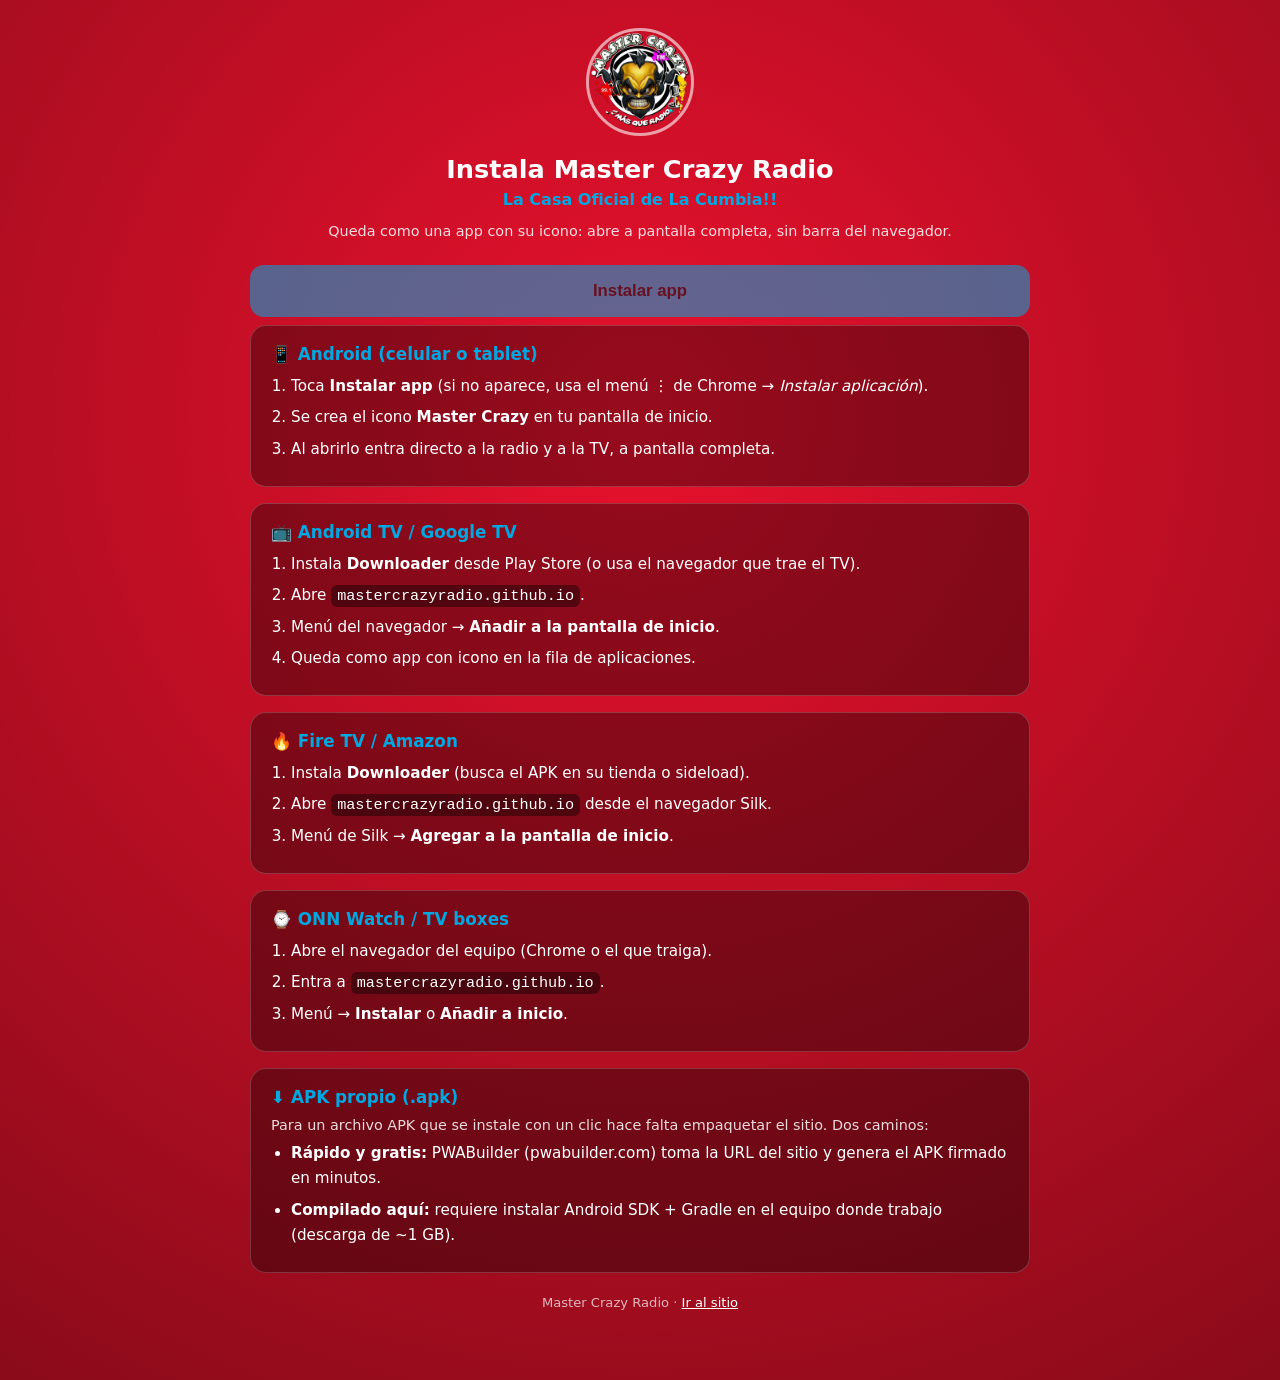
<file: instalar.html>
<!DOCTYPE html>
<html lang="es">
<head>
<meta charset="UTF-8">
<meta name="viewport" content="width=device-width, initial-scale=1.0, viewport-fit=cover">
<title>Instalar la app - Master Crazy Radio</title>
<meta name="theme-color" content="#D6001C">
<link rel="manifest" href="manifest.json">
<link rel="icon" href="apple-touch-icon.png">
<style>
  :root { color-scheme: dark; }
  * { box-sizing: border-box; }
  body {
    margin: 0; min-height: 100vh; font-family: system-ui, -apple-system, "Segoe UI", Roboto, sans-serif;
    background: radial-gradient(circle at 50% 30%, #E8112D 0%, #8A0B1A 100%);
    color: #fff; padding: 28px 18px 60px;
  }
  header { text-align: center; max-width: 780px; margin: 0 auto 26px; }
  header img { width: 108px; height: 108px; border-radius: 50%; border: 3px solid rgba(255,255,255,.6); }
  h1 { font-size: 1.6rem; margin: 14px 0 6px; }
  .sub { color: #00A8E1; font-weight: 700; margin: 0 0 4px; }
  .nota { color: rgba(255,255,255,.85); font-size: .9rem; }
  .card {
    max-width: 780px; margin: 0 auto 16px; background: rgba(0,0,0,.35);
    border: 1px solid rgba(255,255,255,.18); border-radius: 16px; padding: 18px 20px;
  }
  .card h2 { font-size: 1.05rem; margin: 0 0 10px; color: #00A8E1; }
  .card ol, .card ul { margin: 0; padding-left: 20px; line-height: 1.65; font-size: .95rem; }
  .card li { margin-bottom: 6px; }
  .btn {
    display: block; width: 100%; max-width: 780px; margin: 22px auto 8px; padding: 16px;
    border: none; border-radius: 14px; font-size: 1.05rem; font-weight: 800; cursor: pointer;
    background: #00A8E1; color: #04121a;
  }
  .btn[disabled] { opacity: .55; cursor: default; }
  .pie { text-align: center; color: rgba(255,255,255,.7); font-size: .82rem; margin-top: 22px; }
  a { color: #fff; }
  code { background: rgba(0,0,0,.4); padding: 2px 6px; border-radius: 6px; }
</style>
</head>
<body>
<header>
  <img src="logo_circular.png" alt="Master Crazy Radio">
  <h1>Instala Master Crazy Radio</h1>
  <p class="sub">La Casa Oficial de La Cumbia!!</p>
  <p class="nota">Queda como una app con su icono: abre a pantalla completa, sin barra del navegador.</p>
</header>

<button class="btn" id="instalar" disabled>Instalar app</button>

<div class="card">
  <h2>📱 Android (celular o tablet)</h2>
  <ol>
    <li>Toca <strong>Instalar app</strong> (si no aparece, usa el menú ⋮ de Chrome → <em>Instalar aplicación</em>).</li>
    <li>Se crea el icono <strong>Master Crazy</strong> en tu pantalla de inicio.</li>
    <li>Al abrirlo entra directo a la radio y a la TV, a pantalla completa.</li>
  </ol>
</div>

<div class="card">
  <h2>📺 Android TV / Google TV</h2>
  <ol>
    <li>Instala <strong>Downloader</strong> desde Play Store (o usa el navegador que trae el TV).</li>
    <li>Abre <code>mastercrazyradio.github.io</code>.</li>
    <li>Menú del navegador → <strong>Añadir a la pantalla de inicio</strong>.</li>
    <li>Queda como app con icono en la fila de aplicaciones.</li>
  </ol>
</div>

<div class="card">
  <h2>🔥 Fire TV / Amazon</h2>
  <ol>
    <li>Instala <strong>Downloader</strong> (busca el APK en su tienda o sideload).</li>
    <li>Abre <code>mastercrazyradio.github.io</code> desde el navegador Silk.</li>
    <li>Menú de Silk → <strong>Agregar a la pantalla de inicio</strong>.</li>
  </ol>
</div>

<div class="card">
  <h2>⌚ ONN Watch / TV boxes</h2>
  <ol>
    <li>Abre el navegador del equipo (Chrome o el que traiga).</li>
    <li>Entra a <code>mastercrazyradio.github.io</code>.</li>
    <li>Menú → <strong>Instalar</strong> o <strong>Añadir a inicio</strong>.</li>
  </ol>
</div>

<div class="card">
  <h2>⬇️ APK propio (.apk)</h2>
  <p class="nota" style="margin:0 0 8px">Para un archivo APK que se instale con un clic hace falta empaquetar el sitio. Dos caminos:</p>
  <ul>
    <li><strong>Rápido y gratis:</strong> PWABuilder (pwabuilder.com) toma la URL del sitio y genera el APK firmado en minutos.</li>
    <li><strong>Compilado aquí:</strong> requiere instalar Android SDK + Gradle en el equipo donde trabajo (descarga de ~1 GB).</li>
  </ul>
</div>

<p class="pie">Master Crazy Radio · <a href="./">Ir al sitio</a></p>

<script>
  let prompt = null;
  const boton = document.getElementById('instalar');

  window.addEventListener('beforeinstallprompt', (e) => {
    e.preventDefault();
    prompt = e;
    boton.disabled = false;
    boton.textContent = 'Instalar app ahora';
  });

  boton.addEventListener('click', async () => {
    if (!prompt) return;
    prompt.prompt();
    try { await prompt.userChoice; } catch (e) {}
    prompt = null;
    boton.disabled = true;
    boton.textContent = 'App instalada';
  });

  window.addEventListener('appinstalled', () => {
    boton.disabled = true;
    boton.textContent = 'App instalada ✔';
  });
</script>
</body>
</html>
</file>
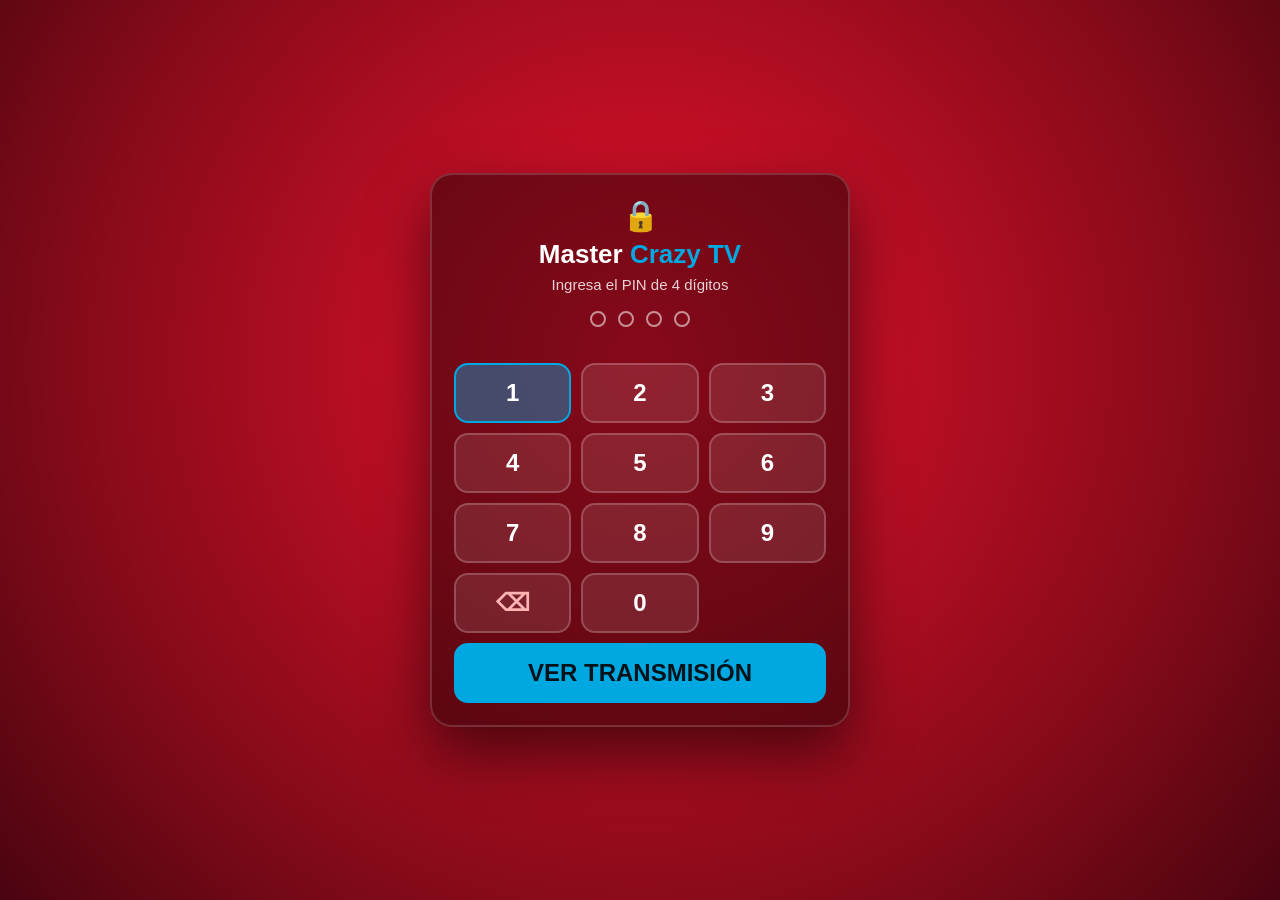
<file: tv.html>
<!DOCTYPE html>
<html lang="es">
<head>
<meta charset="UTF-8">
<meta name="viewport" content="width=device-width, initial-scale=1.0, maximum-scale=1.0, user-scalable=no, viewport-fit=cover">
<meta name="theme-color" content="#0a0203">
<meta name="color-scheme" content="dark">
<meta http-equiv="Cache-Control" content="no-cache, no-store, must-revalidate">
<meta http-equiv="Pragma" content="no-cache">
<meta http-equiv="Expires" content="0">
<!-- Acelerar el arranque: abrir la conexion con OK.ru antes de pedir el video -->
<link rel="preconnect" href="https://ok.ru" crossorigin>
<link rel="dns-prefetch" href="https://ok.ru">
<link rel="preconnect" href="https://okcdn.ru" crossorigin>
<link rel="dns-prefetch" href="https://okcdn.ru">
<link rel="preconnect" href="https://st.okcdn.ru" crossorigin>
<link rel="dns-prefetch" href="https://st.okcdn.ru">
<title>Master Crazy TV</title>
<style>
  * { margin: 0; padding: 0; box-sizing: border-box; }
  html, body {
    width: 100%; height: 100%;
    background: #000;
    overflow: hidden;
    font-family: -apple-system, BlinkMacSystemFont, "Segoe UI", Roboto, Arial, sans-serif;
    -webkit-user-select: none; user-select: none;
    -webkit-tap-highlight-color: transparent;
  }
  #player {
    position: fixed;
    inset: 0;
    background: #000;
    display: flex;
    align-items: center;
    justify-content: center;
    /* Aisla el reproductor del resto del documento: menos trabajo de
       pintado en cada fotograma (clave en TV boxes). */
    contain: strict;
  }
  #player iframe {
    width: 100%;
    height: 100%;
    border: 0;
    display: block;
    background: #000;
    /* el navegador no reserva trabajo de pintado fuera de pantalla */
    content-visibility: auto;
  }

  /* ---------- Aviso de carga ---------- */
  #cargando {
    position: fixed;
    inset: 0;
    background: radial-gradient(circle at 50% 45%, #E8112D 0%, #8A0B1A 70%, #4a0410 100%);
    display: flex;
    flex-direction: column;
    align-items: center;
    justify-content: center;
    gap: 22px;
    z-index: 40;
    transition: opacity .45s ease;
  }
  #cargando.oculto {
    opacity: 0;
    pointer-events: none;
    /* se saca del compositor: no cuesta un pixel mientras hay video */
    visibility: hidden;
    transition: opacity .35s ease, visibility 0s linear .35s;
  }
  /* el spinner no sigue girando oculto (eso repintaba en cada fotograma) */
  #cargando.oculto .spinner { animation: none; }
  .spinner {
    width: 62px; height: 62px;
    border: 5px solid rgba(255,255,255,.22);
    border-top-color: #A8F000;
    border-radius: 50%;
    animation: girar 1s linear infinite;
  }
  @keyframes girar { to { transform: rotate(360deg); } }
  #cargando p {
    color: #fff;
    font-size: clamp(15px, 2.2vw, 22px);
    font-weight: 700;
    letter-spacing: .4px;
    text-align: center;
    padding: 0 24px;
  }

  /* ---------- PIN ---------- */
  #pin {
    position: fixed;
    inset: 0;
    z-index: 60;
    display: none;
    align-items: center;
    justify-content: center;
    padding: 18px;
    background: radial-gradient(circle at 50% 40%, #E8112D 0%, #8A0B1A 65%, #4a0410 100%);
  }
  #pin.abierto { display: flex; }
  .pin-caja {
    width: 100%;
    max-width: 420px;
    background: rgba(0,0,0,.42);
    border: 2px solid rgba(255,255,255,.16);
    border-radius: 22px;
    padding: 26px 22px 22px;
    text-align: center;
    box-shadow: 0 26px 60px rgba(0,0,0,.55);
  }
  .pin-icono {
    font-size: 30px;
    margin-bottom: 8px;
    line-height: 1;
  }
  .pin-titulo {
    color: #fff;
    font-size: clamp(19px, 3vw, 26px);
    font-weight: 800;
    margin-bottom: 6px;
  }
  .pin-titulo span { color: #00A8E1; }
  .pin-sub {
    color: rgba(255,255,255,.82);
    font-size: clamp(12px, 1.7vw, 15px);
    margin-bottom: 18px;
  }
  .pin-puntos {
    display: flex;
    justify-content: center;
    gap: 12px;
    margin-bottom: 8px;
  }
  .pin-punto {
    width: 16px; height: 16px;
    border-radius: 50%;
    border: 2px solid rgba(255,255,255,.55);
    background: transparent;
    transition: background .18s ease, transform .18s ease;
  }
  .pin-punto.lleno {
    background: #A8F000;
    border-color: #A8F000;
    transform: scale(1.12);
  }
  #pin-error {
    color: #ffd6d6;
    font-size: 13px;
    font-weight: 700;
    min-height: 18px;
    margin-bottom: 10px;
    visibility: hidden;
  }
  #pin-error.visible { visibility: visible; }

  .teclado {
    display: grid;
    grid-template-columns: repeat(3, 1fr);
    gap: 10px;
    margin-top: 4px;
  }
  .tecla {
    appearance: none;
    border: 2px solid rgba(255,255,255,.20);
    background: rgba(255,255,255,.10);
    color: #fff;
    font-size: clamp(19px, 3vw, 24px);
    font-weight: 800;
    padding: 14px 0;
    border-radius: 14px;
    cursor: pointer;
    transition: background .15s ease, border-color .15s ease, transform .1s ease;
  }
  .tecla:focus, .tecla:hover {
    background: rgba(0,168,225,.42);
    border-color: #00A8E1;
    outline: none;
  }
  .tecla:active { transform: scale(.95); }
  .tecla.borrar { color: #ffb3b3; }
  .tecla.entrar {
    grid-column: span 3;
    background: #00A8E1;
    border-color: #00A8E1;
    color: #04121A;
  }
  .tecla.entrar:focus, .tecla.entrar:hover {
    background: #33bced;
    border-color: #33bced;
  }

  /* ---------- Aviso sin transmision ---------- */
  #aviso {
    position: fixed;
    inset: 0;
    z-index: 55;
    display: none;
    flex-direction: column;
    align-items: center;
    justify-content: center;
    gap: 16px;
    background: radial-gradient(circle at 50% 45%, #1a0206 0%, #000 100%);
    text-align: center;
    padding: 26px;
  }
  #aviso.visible { display: flex; }
  #aviso h2 { color: #fff; font-size: clamp(18px, 2.8vw, 26px); font-weight: 800; }
  #aviso p { color: rgba(255,255,255,.75); font-size: clamp(13px, 1.9vw, 16px); max-width: 520px; }
  #aviso button {
    margin-top: 8px;
    background: #00A8E1;
    color: #04121A;
    border: 0;
    border-radius: 12px;
    padding: 14px 30px;
    font-size: 16px;
    font-weight: 800;
    cursor: pointer;
  }
  #aviso button:focus { outline: 3px solid #A8F000; }
</style>
</head>
<body>

<div id="player">
  <iframe
    id="tv-frame"
    title="Master Crazy TV"
    allow="autoplay; fullscreen; encrypted-media; picture-in-picture"
    allowfullscreen
    referrerpolicy="no-referrer-when-downgrade"></iframe>
</div>

<div id="cargando">
  <div class="spinner"></div>
  <p id="texto-carga">Conectando con Master Crazy TV…</p>
</div>

<div id="aviso">
  <h2>No hay transmisi&oacute;n en este momento</h2>
  <p>Master Crazy TV est&aacute; fuera del aire. Vuelve a intentarlo en unos minutos.</p>
  <button type="button" id="btn-reintentar">Reintentar</button>
</div>

<div id="pin" role="dialog" aria-modal="true" aria-labelledby="pin-titulo">
  <div class="pin-caja">
    <div class="pin-icono">&#128274;</div>
    <h1 class="pin-titulo" id="pin-titulo">Master <span>Crazy TV</span></h1>
    <p class="pin-sub">Ingresa el PIN de 4 d&iacute;gitos</p>
    <div class="pin-puntos" id="pin-puntos">
      <div class="pin-punto"></div>
      <div class="pin-punto"></div>
      <div class="pin-punto"></div>
      <div class="pin-punto"></div>
    </div>
    <p id="pin-error">&nbsp;</p>
    <div class="teclado" id="teclado">
      <button class="tecla" type="button" data-n="1">1</button>
      <button class="tecla" type="button" data-n="2">2</button>
      <button class="tecla" type="button" data-n="3">3</button>
      <button class="tecla" type="button" data-n="4">4</button>
      <button class="tecla" type="button" data-n="5">5</button>
      <button class="tecla" type="button" data-n="6">6</button>
      <button class="tecla" type="button" data-n="7">7</button>
      <button class="tecla" type="button" data-n="8">8</button>
      <button class="tecla" type="button" data-n="9">9</button>
      <button class="tecla borrar" type="button" id="btn-borrar">&#9003;</button>
      <button class="tecla" type="button" data-n="0">0</button>
      <button class="tecla entrar" type="button" id="btn-entrar">VER TRANSMISI&Oacute;N</button>
    </div>
  </div>
</div>

<script>
(function () {
  'use strict';

  var EMBED = 'https://ok.ru/videoembed/13981676805705?autoplay=1&nochat=1';
  var PIN_CORRECTO = '2468';
  var CLAVE = 'mctv_pin_ok';

  // Modo APP: la aplicacion abre tv.html?app=1 -> entra directo a reproducir,
  // sin pedir PIN y sin esperas. El enlace normal (tv.html) SI sigue pidiendo PIN.
  var MODO_APP = /(?:\?|&)app=1/.test(location.search) || location.hash === '#app';

  var frame = document.getElementById('tv-frame');
  var capaCarga = document.getElementById('cargando');
  var modalPin = document.getElementById('pin');
  var puntos = Array.prototype.slice.call(document.querySelectorAll('.pin-punto'));
  var errorEl = document.getElementById('pin-error');
  var aviso = document.getElementById('aviso');

  var escrito = '';
  var reproduciendo = false;
  var pausado = false;        // status.json confirma que no hay transmision

  function tieneAcceso() {
    try { return localStorage.getItem(CLAVE) === '1'; } catch (e) { return false; }
  }
  function guardarAcceso() {
    try { localStorage.setItem(CLAVE, '1'); } catch (e) {}
  }

  function pintarPuntos() {
    for (var i = 0; i < puntos.length; i++) {
      if (i < escrito.length) { puntos[i].classList.add('lleno'); }
      else { puntos[i].classList.remove('lleno'); }
    }
  }

  function avisoError(txt) {
    errorEl.textContent = txt;
    errorEl.classList.add('visible');
  }
  function limpiarError() {
    errorEl.innerHTML = '&nbsp;';
    errorEl.classList.remove('visible');
  }

  function cerrarPin() {
    modalPin.classList.remove('abierto');
    escrito = '';
    pintarPuntos();
    limpiarError();
  }

  function abrirPin() {
    modalPin.classList.add('abierto');
    escrito = '';
    pintarPuntos();
    limpiarError();
    var primera = document.querySelector('.tecla[data-n="1"]');
    if (primera) { try { primera.focus(); } catch (e) {} }
  }

  function textoCarga(t) {
    var el = document.getElementById('texto-carga');
    if (el) { el.textContent = t; }
  }

  function arrancar(mensaje) {
    if (reproduciendo) { return; }
    reproduciendo = true;
    textoCarga(mensaje || 'Conectando con Master Crazy TV…');
    aviso.classList.remove('visible');
    modalPin.classList.remove('abierto');
    capaCarga.classList.remove('oculto');
    frame.src = EMBED + '&t=' + Date.now();
    // Seguridad: la cortina nunca se queda pegada
    setTimeout(ocultarCarga, 8000);
  }

  function ocultarCarga() {
    capaCarga.classList.add('oculto');
  }

  // El iframe es de otro dominio: no avisa cuando termina de cargar.
  // Se oculta la cortina a los pocos segundos de arrancar.
  frame.addEventListener('load', function () {
    setTimeout(ocultarCarga, 1400);
  });

  function entrar() {
    if (escrito === PIN_CORRECTO) {
      guardarAcceso();
      cerrarPin();
      arrancar();
    } else {
      escrito = '';
      pintarPuntos();
      avisoError('PIN incorrecto. Intenta de nuevo.');
    }
  }

  function pulsar(n) {
    if (escrito.length >= 4) { return; }
    escrito += String(n);
    pintarPuntos();
    limpiarError();
    if (escrito.length === 4) {
      setTimeout(entrar, 220);
    }
  }

  // Teclado en pantalla (funciona con control remoto y con dedo)
  var teclas = document.querySelectorAll('.tecla[data-n]');
  for (var i = 0; i < teclas.length; i++) {
    teclas[i].addEventListener('click', function () {
      pulsar(this.getAttribute('data-n'));
    });
  }

  document.getElementById('btn-borrar').addEventListener('click', function () {
    escrito = escrito.slice(0, -1);
    pintarPuntos();
    limpiarError();
  });

  document.getElementById('btn-entrar').addEventListener('click', entrar);

  // Teclado fisico / control remoto con numeros
  document.addEventListener('keydown', function (e) {
    if (!modalPin.classList.contains('abierto')) {
      if (e.key === 'r' || e.key === 'R') { recargar(); }
      return;
    }
    if (e.key >= '0' && e.key <= '9') { pulsar(e.key); e.preventDefault(); return; }
    if (e.key === 'Backspace') {
      escrito = escrito.slice(0, -1);
      pintarPuntos();
      limpiarError();
      e.preventDefault();
      return;
    }
    if (e.key === 'Enter' || e.key === ' ') { entrar(); e.preventDefault(); }
  });

  function recargar() {
    aviso.classList.remove('visible');
    pausado = false;          // el boton Reintentar manda sobre el estado
    reproduciendo = false;
    capaCarga.classList.remove('oculto');
    frame.src = 'about:blank';
    setTimeout(function () { arrancar('Reconectando…'); }, 350);
  }

  document.getElementById('btn-reintentar').addEventListener('click', recargar);

  // ===== Vigilancia de la transmision =====
  // El reproductor de OK.ru es de otro dominio: la pagina no puede saber si se
  // quedo en negro. Lo que SI se sabe es si OBS esta transmitiendo
  // (status.json, lo escribe el vigilante). Con eso se evita la pantalla negra:
  // si no hay transmision se muestra la marca, y en cuanto vuelve se reconecta
  // sola sin que haya que tocar nada.
  var ESTADO_LOCAL = 'status.json?ts=';
  var ESTADO_CDN = 'https://cdn.jsdelivr.net/gh/MasterCrazyRadio/masterCrazyRadio.github.io@ia/status.json';

  function leerEstado() {
    var ts = Date.now();
    function pedir(url) {
      return fetch(url, { cache: 'no-store' }).then(function (r) {
        return r.ok ? r.json() : null;
      });
    }
    return pedir(ESTADO_LOCAL + ts)
      .catch(function () { return null; })
      .then(function (e) {
        if (e) { return e; }
        return pedir(ESTADO_CDN + '?ts=' + ts).catch(function () { return null; });
      })
      .catch(function () { return null; });
  }

  function enVivoSegun(e) {
    if (typeof e.online === 'boolean') { return e.online; }
    if (typeof e.live === 'boolean') { return e.live; }
    if (typeof e.enVivo === 'boolean') { return e.enVivo; }
    if (typeof e.transmitiendo === 'boolean') { return e.transmitiendo; }
    return true;
  }

  function datoFresco(e) {
    if (!e || !e.updatedAt) { return true; }
    var t = Date.parse(e.updatedAt);
    if (isNaN(t)) { return true; }
    return (Date.now() - t) < 24 * 60 * 60 * 1000;
  }

  // Para dar la transmision por caida se exige un dato RECIENTE (45 min).
  // Un status.json viejo o congelado no puede cortar el video.
  function datoReciente(e) {
    if (!e || !e.updatedAt) { return false; }
    var t = Date.parse(e.updatedAt);
    if (isNaN(t)) { return false; }
    return (Date.now() - t) < 45 * 60 * 1000;
  }

  var seguidosApagado = 0;   // lecturas seguidas afirmando "sin transmision"

  function pausar() {
    if (pausado) { return; }
    pausado = true;
    reproduciendo = false;
    frame.src = 'about:blank';
    capaCarga.classList.add('oculto');
    aviso.classList.add('visible');
    try { document.getElementById('btn-reintentar').focus(); } catch (e) {}
  }

  function reanudar() {
    if (!pausado) { return; }
    pausado = false;
    seguidosApagado = 0;
    aviso.classList.remove('visible');
    reproduciendo = false;
    arrancar('Reconectando…');
  }

  // status.json es SOLO informativo. NUNCA detiene la reproduccion: un
  // archivo equivocado o viejo no puede cortar la senal. Si el video se cae,
  // lo resuelve el reintento y la recarga, no este vigilante.
  function vigilar() {
    leerEstado().then(function (e) {
      if (!e) { return; }
      if (enVivoSegun(e) === false && datoReciente(e)) {
        seguidosApagado++;
        return;   // se anota, pero NO se toca el reproductor
      }
      seguidosApagado = 0;
      if (pausado) { reanudar(); }
    });
  }

  setInterval(vigilar, 30000);

  // Mientras el aviso este en pantalla se reintenta solo cada minuto: si el
  // archivo de estado estaba equivocado, el video vuelve igual.
  setInterval(function () {
    if (!pausado) { return; }
    pausado = false;
    aviso.classList.remove('visible');
    reproduciendo = false;
    arrancar('Reintentando la senal…');
  }, 60000);

  // Refresco de mantenimiento: cada 60 minutos y con la marca cubriendo el
  // cambio, para que nunca se vea el parpadeo negro del reproductor.
  setInterval(function () {
    if (!reproduciendo || pausado) { return; }
    reproduciendo = false;
    arrancar('Actualizando la senal…');
  }, 60 * 60 * 1000);

  // Al volver a la app se comprueba de inmediato
  document.addEventListener('visibilitychange', function () {
    if (document.visibilityState !== 'visible') { return; }
    vigilar();
    if (!reproduciendo && !pausado) { arrancar('Reconectando…'); }
  });

  // Si el equipo recupera internet, reintentar sin esperar
  window.addEventListener('online', function () {
    if (pausado) { return; }
    reproduciendo = false;
    arrancar('Reconectando…');
  });

  // Comprobar si hay transmision antes de pedir el PIN
  function comenzar() {
    // En modo app se entra de una: PIN ya recordado y reproduccion inmediata.
    if (MODO_APP) {
      guardarAcceso();
      modalPin.classList.remove('abierto');
      arrancar();
      return;
    }

    leerEstado()
      .then(function (estado) {
        var offline = false;
        var fresco = true;
        if (estado) {
          if (typeof estado.live === 'boolean') { offline = !estado.live; }
          else if (typeof estado.enVivo === 'boolean') { offline = !estado.enVivo; }
          else if (typeof estado.transmitiendo === 'boolean') { offline = !estado.transmitiendo; }
          else if (typeof estado.online === 'boolean') { offline = !estado.online; }
          fresco = datoFresco(estado);
        }
        if (offline && fresco) {
          pausar();
          return;
        }
        seguir();
      })
      .catch(function () { seguir(); });
  }

  function seguir() {
    if (tieneAcceso()) { arrancar(); }
    else { capaCarga.classList.add('oculto'); abrirPin(); }
  }

  if (document.readyState === 'loading') {
    document.addEventListener('DOMContentLoaded', comenzar);
  } else {
    comenzar();
  }
})();
</script>
</body>
</html>
</file>
